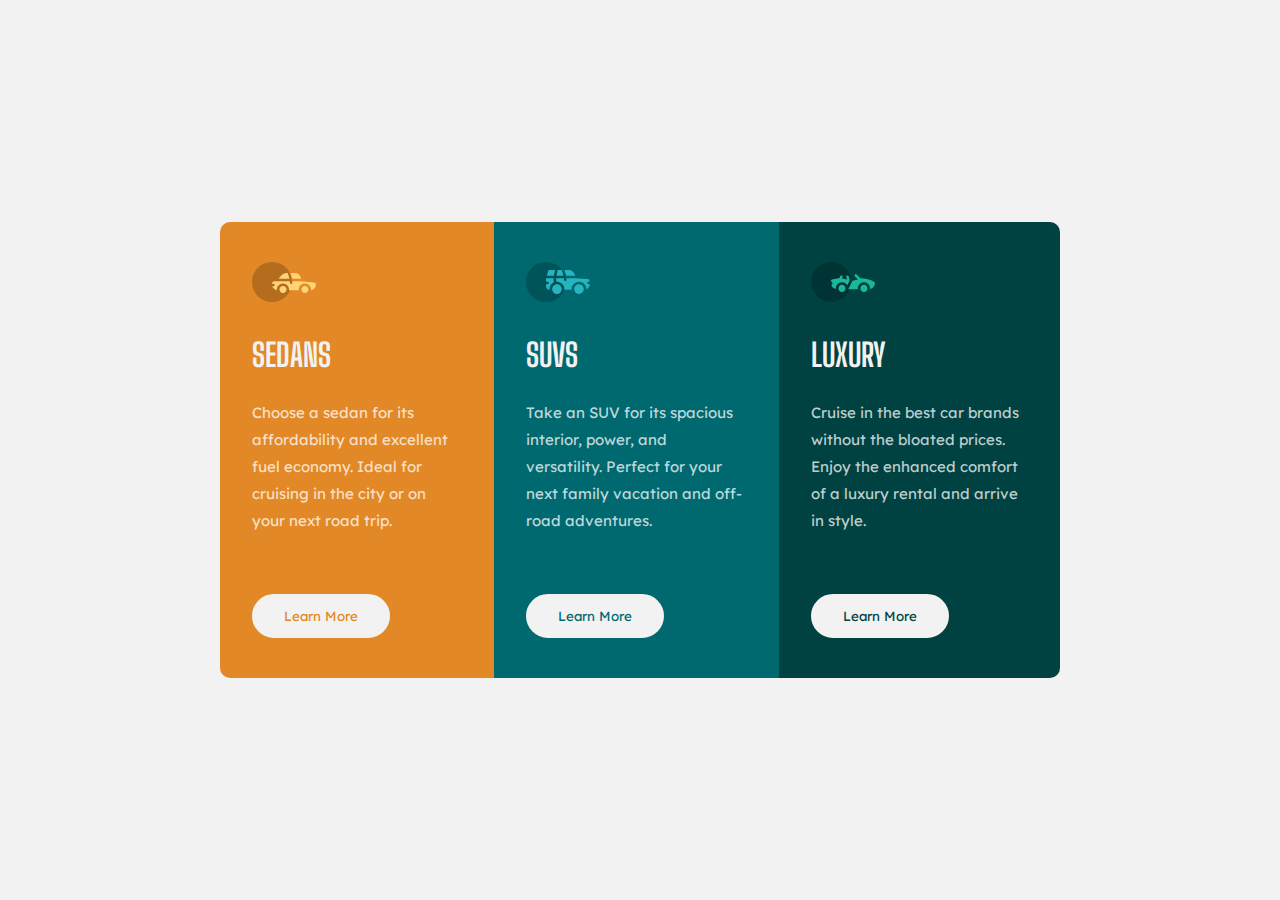
<file: index.html>
<!DOCTYPE html>
<html lang="en">
<head>
  <meta charset="UTF-8">
  <meta name="viewport" content="width=device-width, initial-scale=1.0">
  <link rel="icon" type="image/png" sizes="32x32" href="favicon-32x32.png">
  <link rel="stylesheet" href="style1.css">
  <title>3-column card</title>
</head>
<body>
    <main class="box-container">
        <div class="box1 boxes">
          <div class="circle">
            <img src="icon-sedans.svg" alt="Sedan">
          </div>
          <h1>Sedans</h1>
          <p>
            Choose a sedan for its affordability and excellent fuel economy. Ideal for cruising in the city 
            or on your next road trip.
          </p>
          <button>Learn More</button>
        </div>
    
        <div class="box2 boxes">
          <div class="circle">
            <img src="icon-suvs.svg" alt="SUV">
          </div>
          <h1>SUVs</h1>
          <p>
            Take an SUV for its spacious interior, power, and versatility. Perfect for your next family vacation 
            and off-road adventures.
          </p>
          <button>Learn More</button>
        </div>
        
        <div class="box3 boxes">
          <div class="circle">
            <img src="icon-luxury.svg" alt="Luxury">
          </div>
          <h1>Luxury</h1>
          <p>
            Cruise in the best car brands without the bloated prices. Enjoy the enhanced comfort of a luxury 
            rental and arrive in style.
          </p>
          <button>Learn More</button>
        </div>
      </main>
</body>
</html>
</file>
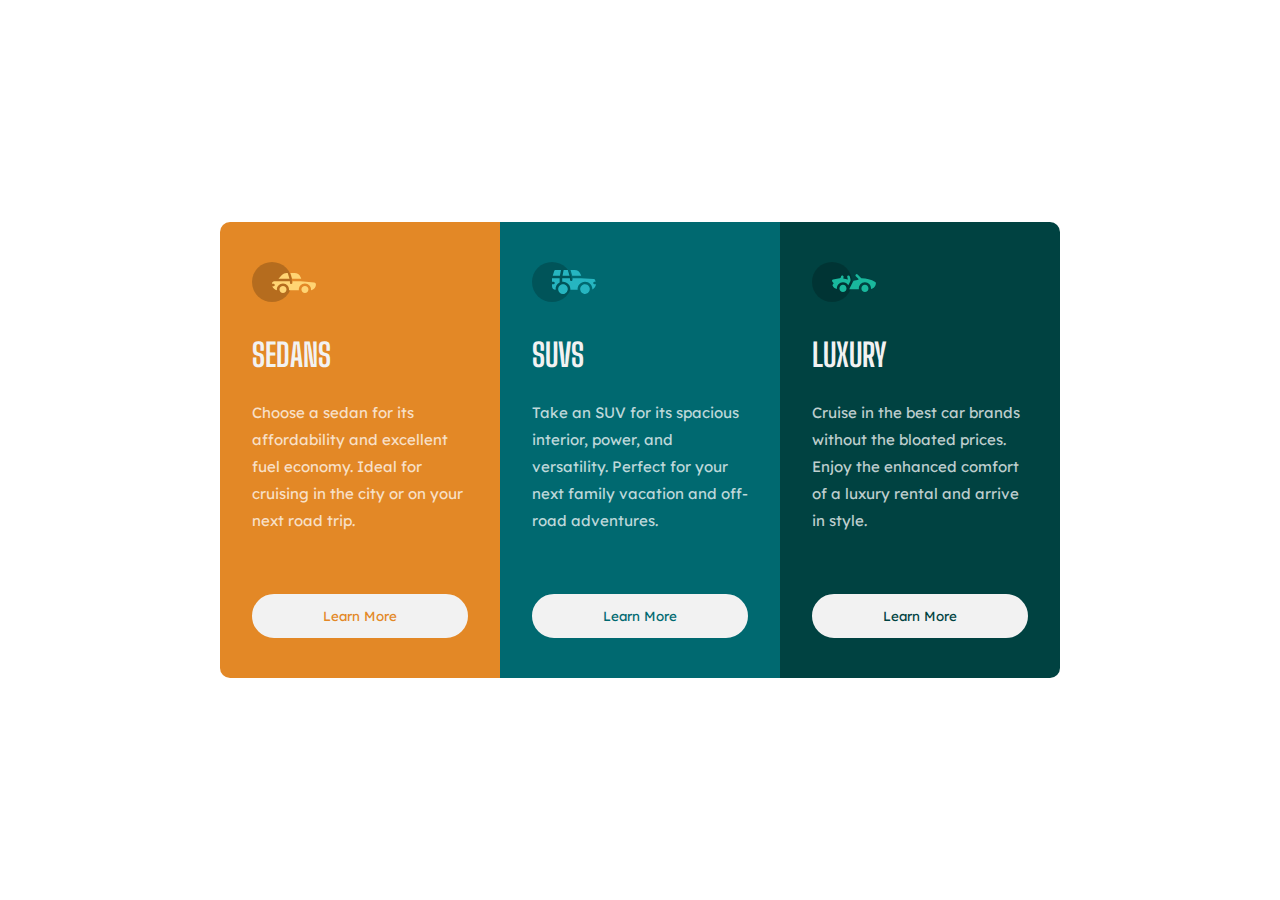
<file: grid.html>
<!DOCTYPE html>
<html lang="en">
<head>
  <meta charset="UTF-8">
  <meta name="viewport" content="width=device-width, initial-scale=1.0">
  <link rel="icon" type="image/png" sizes="32x32" href="favicon-32x32.png">
  <link rel="stylesheet" href="style2.css">
  <title>3-column card</title>
</head>
<body>
    <main class="box-container">
        <div class="box1 boxes">
          <div class="circle">
            <img src="icon-sedans.svg" alt="Sedan">
          </div>
          <h1>Sedans</h1>
          <p>
            Choose a sedan for its affordability and excellent fuel economy. Ideal for cruising in the city 
            or on your next road trip.
          </p>
          <button>Learn More</button>
        </div>
    
        <div class="box2 boxes">
          <div class="circle">
            <img src="icon-suvs.svg" alt="SUV">
          </div>
          <h1>SUVs</h1>
          <p>
            Take an SUV for its spacious interior, power, and versatility. Perfect for your next family vacation 
            and off-road adventures.
          </p>
          <button>Learn More</button>
        </div>
        
        <div class="box3 boxes">
          <div class="circle">
            <img src="icon-luxury.svg" alt="Luxury">
          </div>
          <h1>Luxury</h1>
          <p>
            Cruise in the best car brands without the bloated prices. Enjoy the enhanced comfort of a luxury 
            rental and arrive in style.
          </p>
          <button>Learn More</button>
        </div>
      </main>
</body>
</html>
</file>
<file: style1.css>
@import url('https://fonts.googleapis.com/css2?family=Big+Shoulders+Display:wght@700&family=Lexend+Deca&display=swap');

:root {
  --orange: hsl(31, 77%, 52%);
  --cyan: hsl(184, 100%, 22%);
  --dark-cyan: hsl(179, 100%, 13%);
  --white: hsla(0, 0%, 100%, 0.75);
  --lightgray:  hsl(0, 0%, 95%);
}
*,
*::before,
*::after {
  border: 0;
  outline: 0;
  padding: 0;
  margin: 0;
  box-sizing: inherit;
}
body {
  box-sizing: border-box;
  font-family: 'Lexend Deca', sans-serif;
  font-weight: 400;
  display: flex;
  place-content: center;
  background-color: var(--lightgray);
  height: 100vh;
}
h1 { 
  font-family: 'Big Shoulders Display', cursive;
  font-weight: 700;
  text-transform: uppercase;
  color: var(--lightgray);
}
p {
  font-size: 15px;
  margin: 25px 0 60px 0;
  color: var(--white);
  font-weight: 400;
  line-height: 1.8;
}
.box-container {
  display: flex;
  width: 840px;
  align-items: center;
  justify-content: center;
}
.boxes {
  display: flex;
  flex-direction: column;
  padding: 40px 32px;
  align-items: flex-start;
}
.box1 {
  background-color: var(--orange);
  border-radius:  10px 0 0 10px;
}
.box2 {
  background-color: var(--cyan);
}
.box3 {
  background-color: var(--dark-cyan);
  border-radius:  0 10px 10px 0;
}
button {
  padding: 12px 30px;
  border-radius: 50px;
  font-family: inherit;
  font-size: 16;
  border: solid 2px var(--lightgray);
  background: var(--lightgray);
  transition: all ease 0.3s;
}
.box1 button {
  color:hsl(31, 77%, 52%);
}

.box2 button {
  color:hsl(184, 100%, 22%);
}

.box3 button {
  color:hsl(179, 100%, 13%);
}

button:hover {
  background: transparent;
  color: var(--lightgray);
}

.circle {
  margin-bottom: 30px;
}
@media only screen and (max-width: 600px) {
  p {
    margin-bottom: 20px;
  }

  body {
    height: auto;
  }

  .box-container {
    flex-direction: column;
    margin: 16% 0;
    padding: 8%;
  }

  .boxes {
    padding: 38px 44px;
  }

  .box1 {
    border-radius:  10px 10px 0 0;
  }
  
  .box3 {
    border-radius:  0 0 10px 10px;
  }
  
}
 .attribution { font-size: 11px; text-align: center; }
 .attribution a { color: hsl(228, 45%, 44%); }
</file>
<file: style2.css>
@import url('https://fonts.googleapis.com/css2?family=Big+Shoulders+Display:wght@700&family=Lexend+Deca&display=swap');

:root {
  --orange: hsl(31, 77%, 52%);
  --cyan: hsl(184, 100%, 22%);
  --dark-cyan: hsl(179, 100%, 13%);
  --white: hsla(0, 0%, 100%, 0.75);
  --lightgray:  hsl(0, 0%, 95%);
}
*,
*::before,
*::after {
  border: 0;
  outline: 0;
  padding: 0;
  margin: 0;
  box-sizing: inherit;
}
body {
  box-sizing: border-box;
  font-family: 'Lexend Deca', sans-serif;
  font-weight: 400;
  display: grid;
  place-content: center;
  background-color: var(--white);
  height: 100vh;
}
h1 { 
  font-family: 'Big Shoulders Display', cursive;
  font-weight: 700;
  text-transform: uppercase;
  color: var(--lightgray);
}
p {
  font-size: 15px;
  margin: 25px 0 60px 0;
  color: var(--white);
  font-weight: 400;
  line-height: 1.8;
}
.box-container {
  display: grid;
  width: 840px;
}
.boxes {
  display: grid;
  padding: 40px 32px;
}
.box1 {
  background-color: var(--orange);
  border-radius:  10px 0 0 10px;
  grid-row: 1;
  grid-column: 1;
}
.box2 {
  background-color: var(--cyan);
  grid-row: 1;
  grid-column: 2;
}
.box3 {
  background-color: var(--dark-cyan);
  border-radius:  0 10px 10px 0;
  grid-row: 1;
  grid-column: 3;
}
button {
  padding: 12px 30px;
  border-radius: 50px;
  font-family: inherit;
  font-size: 16;
  border: solid 2px var(--lightgray);
  background: var(--lightgray);
  transition: all ease 0.3s;
}
.box1 button {
  color:hsl(31, 77%, 52%);
}

.box2 button {
  color:hsl(184, 100%, 22%);
}

.box3 button {
  color:hsl(179, 100%, 13%);
}

button:hover {
  background: transparent;
  color: var(--lightgray);
}

.circle {
  margin-bottom: 30px;
}
@media only screen and (max-width: 600px) {
  p {
    margin-bottom: 20px;
  }

  body {
    height: auto;
  }

  .box-container {
    margin: 16% 0;
    padding: 8%;
  }

  .boxes {
    padding: 38px 44px;
  }

  .box1 {
    border-radius:  10px 10px 0 0;
  }
  
  .box3 {
    border-radius:  0 0 10px 10px;
  }
  
}
 .attribution { font-size: 11px; text-align: center; }
 .attribution a { color: hsl(228, 45%, 44%); }
</file>
